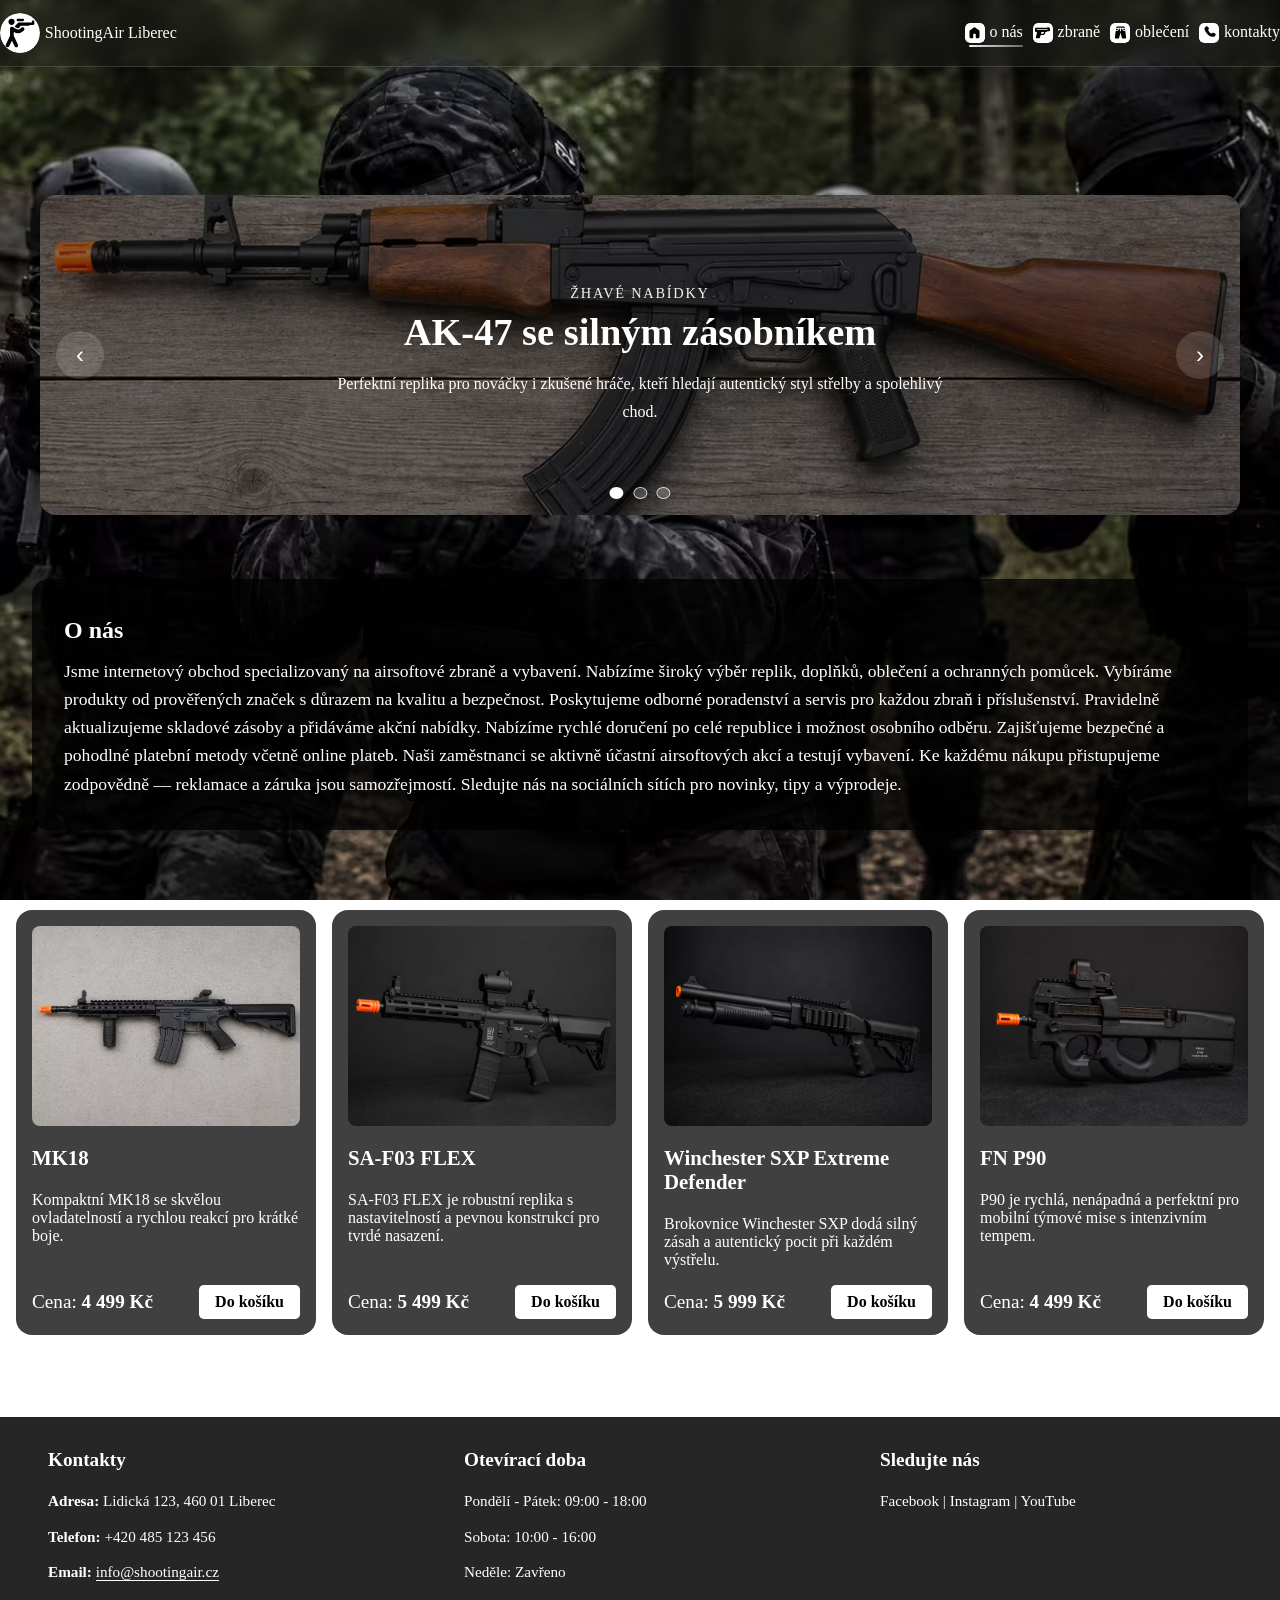
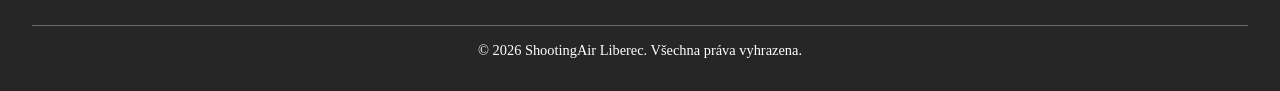
<file: index.html>
<!DOCTYPE html>
<html lang="cs">

<head>
    <meta charset="UTF-8">
    <meta name="viewport" content="width=device-width, initial-scale=1.0">
    <link rel="normalize" href="./styles/normalize.css">
    <link rel="stylesheet" href="./styles/style.css">
    <title>ShopForAirsoft</title>
</head>

<body>
    <header class="header">
        <a class="company__logoname" href="#">
            <div class="header__company_logo">
            </div>
            <p class="company__name">
                ShootingAir Liberec
            </p>
        </a>
        <nav class="nav__icons">
            <li class="nav__item nav__item--home"><a class="icon__link" href="#about">o nás</a></li>
            <li class="nav__item nav__item--weapons"><a class="icon__link" href="./weapons.html">zbraně</a></li>
            <li class="nav__item nav__item--clothing"><a class="icon__link" href="./clothing.html">oblečení</a></li>
            <li class="nav__item nav__item--contacts"><a class="icon__link" href="#contacts">kontakty</a></li>
        </nav>
    </header>
    <main>
        <div class="weapon__carousel">
            <div class="carousel__slides">
                <article class="carousel__slide active">
                    <div class="carousel__slide-content">
                        <p class="carousel__eyebrow">Žhavé nabídky</p>
                        <h2 class="carousel__title">AK-47 se silným zásobníkem</h2>
                        <p class="carousel__text">Perfektní replika pro nováčky i zkušené hráče, kteří hledají autentický styl střelby a spolehlivý chod.</p>
                    </div>
                </article>
                <article class="carousel__slide">
                    <div class="carousel__slide-content">
                        <p class="carousel__eyebrow">Výprodej</p>
                        <h2 class="carousel__title">MK18 - lehká a přesná</h2>
                        <p class="carousel__text">Kompaktní puška s hladkým spouštěním, rychlou kontrolou a moderním designem pro dynamické airsoftové operace.</p>
                    </div>
                </article>
                <article class="carousel__slide">
                    <div class="carousel__slide-content">
                        <p class="carousel__eyebrow">Nejlepší cena</p>
                        <h2 class="carousel__title">Barret MRAD pro dlouhý dosah</h2>
                        <p class="carousel__text">Samonabíjecí odstřelovač, který vyniká stabilitou a přesností na velké vzdálenosti. Ideální pro náročné hráče, kteří chtějí dominovat na hřišti.</p>
                    </div>
                </article>
            </div>
            <button class="carousel__button carousel__button--prev" type="button" aria-label="Předchozí">‹</button>
            <button class="carousel__button carousel__button--next" type="button" aria-label="Další">›</button>
            <div class="carousel__indicators">
                <button class="carousel__indicator active" type="button" aria-label="Slide 1"></button>
                <button class="carousel__indicator" type="button" aria-label="Slide 2"></button>
                <button class="carousel__indicator" type="button" aria-label="Slide 3"></button>
            </div>
        </div>
        <div class="about" id="about">
            <h2 class="about__header" id="about-heading">O nás</h2>
            <p class="about__text">Jsme internetový obchod specializovaný na airsoftové zbraně a vybavení. Nabízíme široký výběr replik, doplňků, oblečení a ochranných pomůcek. Vybíráme produkty od prověřených značek s důrazem na kvalitu a bezpečnost. Poskytujeme odborné poradenství a servis pro každou zbraň i příslušenství. Pravidelně aktualizujeme skladové zásoby a přidáváme akční nabídky. Nabízíme rychlé doručení po celé republice i možnost osobního odběru. Zajišťujeme bezpečné a pohodlné platební metody včetně online plateb. Naši zaměstnanci se aktivně účastní airsoftových akcí a testují vybavení. Ke každému nákupu přistupujeme zodpovědně — reklamace a záruka jsou samozřejmostí. Sledujte nás na sociálních sítích pro novinky, tipy a výprodeje.</p>
        </div>
        <div class="card__gallery">
            <div class="weapon__card">
                <div class="card__header">
                    <img class="card__image" src="./images/AK_Airsoft.avif" alt="AK-47 Airsoftová replika">
                </div>
                <div class="card__body">
                    <p class="card__label">AK-47</p>
                    <div class="card__description">
                        <p class="card__text">Spolehlivá AK-47 pro stabilní střelbu v každé bitvě.</p>
                    </div>
                </div>
                <div class="card__footer">
                    <p class="card__price">Cena: <strong>4 999 Kč</strong></p>
                    <a href="#" class="card__link">Do košíku</a>
                </div>
            </div>
            <div class="weapon__card">
                <div class="card__header">
                    <img class="card__image" src="./images/AR_Airsoft.avif" alt="MK18 Airsoftová replika">
                </div>
                <div class="card__body">
                    <p class="card__label">MK18</p>
                    <div class="card__description">
                        <p class="card__text">Kompaktní MK18 se skvělou ovladatelností a rychlou reakcí pro krátké boje.</p>
                    </div>
                </div>
                <div class="card__footer">
                    <p class="card__price">Cena: <strong>4 499 Kč</strong></p>
                    <a href="#" class="card__link">Do košíku</a>
                </div>
            </div>
            <div class="weapon__card">
                <div class="card__header">
                    <img class="card__image" src="./images/AR_Airsoft_BLAAAACCCKKK.avif" alt="SA-F03 FLEX Airsoftová replika">
                </div>
                <div class="card__body">
                    <p class="card__label">SA-F03 FLEX</p>
                    <div class="card__description">
                        <p class="card__text">SA-F03 FLEX je robustní replika s nastavitelností a pevnou konstrukcí pro tvrdé nasazení.</p>
                    </div>
                </div>
                <div class="card__footer">
                    <p class="card__price">Cena: <strong>5 499 Kč</strong></p>
                    <a href="#" class="card__link">Do košíku</a>
                </div>
            </div>
            <div class="weapon__card">
                <div class="card__header">
                    <img class="card__image" src="./images/brokovnice_Airsoft.avif" alt="Winchester SXP Extreme Defender Airsoftová replika">
                </div>
                <div class="card__body">
                    <p class="card__label">Winchester SXP Extreme Defender</p>
                    <div class="card__description">
                        <p class="card__text">Brokovnice Winchester SXP dodá silný zásah a autentický pocit při každém výstřelu.</p>
                    </div>
                </div>
                <div class="card__footer">
                    <p class="card__price">Cena: <strong>5 999 Kč</strong></p>
                    <a href="#" class="card__link">Do košíku</a>
                </div>
            </div>
            <div class="weapon__card">
                <div class="card__header">
                    <img class="card__image" src="./images/PPNINETY.avif" alt="FN P90 Airsoftová replika">
                </div>
                <div class="card__body">
                    <p class="card__label">FN P90</p>
                    <div class="card__description">
                        <p class="card__text">P90 je rychlá, nenápadná a perfektní pro mobilní týmové mise s intenzivním tempem.</p>
                    </div>
                </div>
                <div class="card__footer">
                    <p class="card__price">Cena: <strong>4 499 Kč</strong></p>
                    <a href="#" class="card__link">Do košíku</a>
                </div>
            </div>
            <div class="weapon__card">
                <div class="card__header">
                    <img class="card__image" src="./images/Sniper_Airsoft.avif" alt="Barret MRAD Airsoftová replika">
                </div>
                <div class="card__body">
                    <p class="card__label">Barret MRAD</p>
                    <div class="card__description">
                        <p class="card__text">Barret MRAD je přesná volba pro odstřelovače, kteří hledají dlouhý dosah, stabilitu a silný dopad.</p>
                    </div>
                </div>
                <div class="card__footer">
                    <p class="card__price">Cena: <strong>6 499 Kč</strong></p>
                    <a href="#" class="card__link">Do košíku</a>
                </div>
            </div>
        </div>
    </main>
    <script src="./slider.js"></script>
    <footer class="footer" id="contacts">
        <div class="footer__content">
            <div class="footer__section">
                <h3 class="footer__heading">Kontakty</h3>
                <p class="footer__text"><strong>Adresa:</strong> Lidická 123, 460 01 Liberec</p>
                <p class="footer__text"><strong>Telefon:</strong> +420 485 123 456</p>
                <p class="footer__text"><strong>Email:</strong> <a href="mailto:info@shootingair.cz" class="footer__link">info@shootingair.cz</a></p>
            </div>
            <div class="footer__section">
                <h3 class="footer__heading">Otevírací doba</h3>
                <p class="footer__text">Pondělí - Pátek: 09:00 - 18:00</p>
                <p class="footer__text">Sobota: 10:00 - 16:00</p>
                <p class="footer__text">Neděle: Zavřeno</p>
            </div>
            <div class="footer__section">
                <h3 class="footer__heading">Sledujte nás</h3>
                <p class="footer__text">Facebook | Instagram | YouTube</p>
            </div>
        </div>
        <div class="footer__bottom">
            <p class="footer__copyright">&copy; 2026 ShootingAir Liberec. Všechna práva vyhrazena.</p>
        </div>
    </footer>
</body>

</html>
</file>
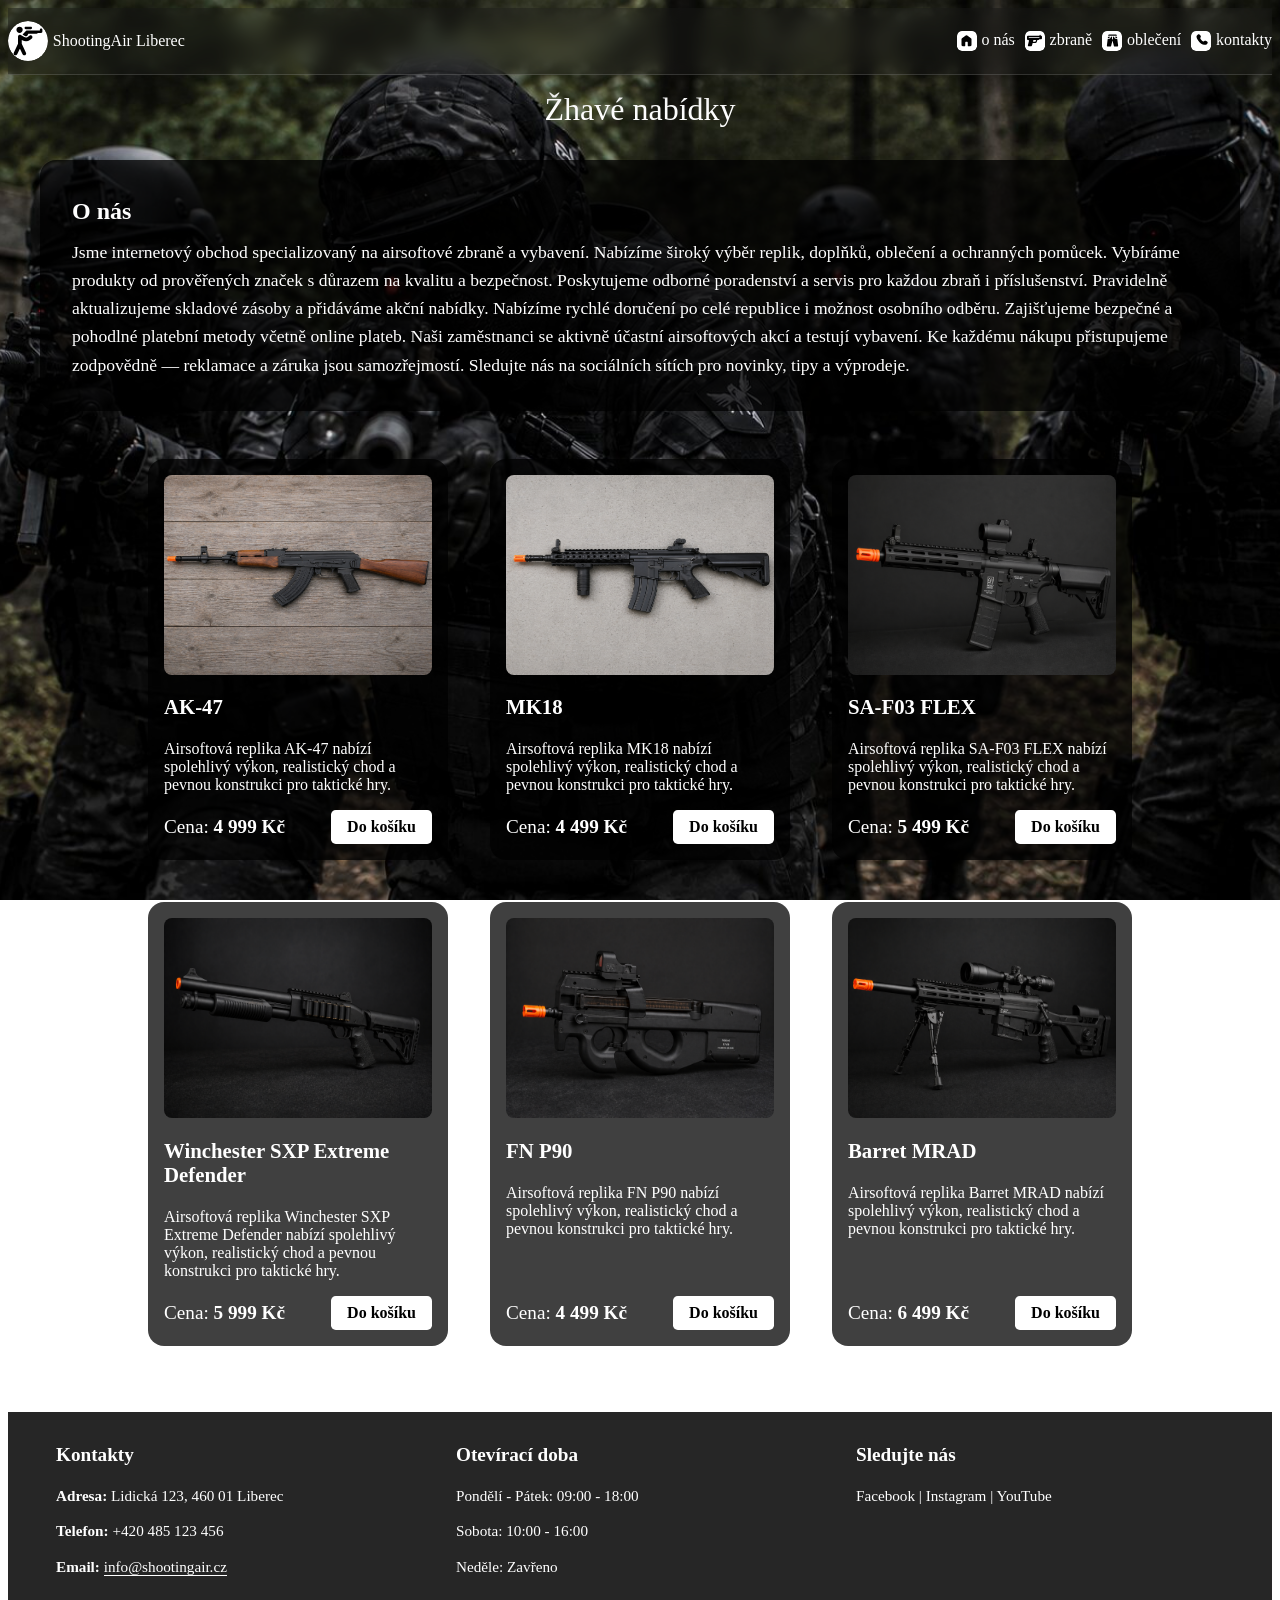
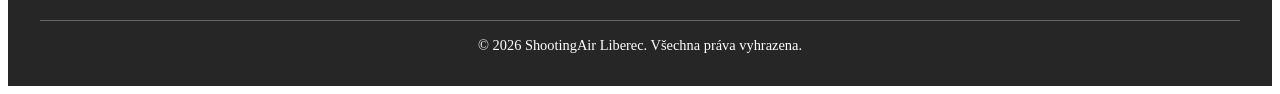
<file: Lutonsky_projekt/index.html>
<!DOCTYPE html>
<html lang="cs">

<head>
    <meta charset="UTF-8">
    <meta name="viewport" content="width=device-width, initial-scale=1.0">
    <link rel="normalize" href="./styles/normalize.css">
    <link rel="stylesheet" href="./styles/style.css">
    <title>ShopForAirsoft</title>
</head>

<body>
    <header class="header">
        <a class="company__logoname" href="#">
            <div class="header__company_logo">
            </div>
            <p class="company__name">
                ShootingAir Liberec
            </p>
        </a>
        <nav class="nav__icons">
            <li class="nav__item nav__item--home"><a class="icon__link" href="#">o nás</a></li>
            <li class="nav__item nav__item--weapons"><a class="icon__link" href="#">zbraně</a></li>
            <li class="nav__item nav__item--clothing"><a class="icon__link" href="#">oblečení</a></li>
            <li class="nav__item nav__item--contacts"><a class="icon__link" href="#">kontakty</a></li>
        </nav>
    </header>
    <main>
        <div class="weapon__carousel">
            <p class="weapon__headline">Žhavé nabídky</p>
        </div>
        <div class="about" aria-labelledby="about-heading">
            <h2 class="about__header" id="about-heading">O nás</h2>
            <p class="about__text">Jsme internetový obchod specializovaný na airsoftové zbraně a vybavení. Nabízíme široký výběr replik, doplňků, oblečení a ochranných pomůcek. Vybíráme produkty od prověřených značek s důrazem na kvalitu a bezpečnost. Poskytujeme odborné poradenství a servis pro každou zbraň i příslušenství. Pravidelně aktualizujeme skladové zásoby a přidáváme akční nabídky. Nabízíme rychlé doručení po celé republice i možnost osobního odběru. Zajišťujeme bezpečné a pohodlné platební metody včetně online plateb. Naši zaměstnanci se aktivně účastní airsoftových akcí a testují vybavení. Ke každému nákupu přistupujeme zodpovědně — reklamace a záruka jsou samozřejmostí. Sledujte nás na sociálních sítích pro novinky, tipy a výprodeje.</p>
        </div>
        <div class="card__gallery">
            <div class="weapon__card">
                <div class="card__header">
                    <img class="card__image" src="./images/AK_Airsoft.png" alt="AK-47 Airsoftová replika">
                </div>
                <div class="card__body">
                    <p class="card__label">AK-47</p>
                    <div class="card__description">
                        <p class="card__text">Airsoftová replika AK-47 nabízí spolehlivý výkon, realistický chod a pevnou konstrukci pro taktické hry.</p>
                    </div>
                </div>
                <div class="card__footer">
                    <p class="card__price">Cena: <strong>4 999 Kč</strong></p>
                    <a href="#" class="card__link">Do košíku</a>
                </div>
            </div>
            <div class="weapon__card">
                <div class="card__header">
                    <img class="card__image" src="./images/AR_Airsoft.png" alt="MK18 Airsoftová replika">
                </div>
                <div class="card__body">
                    <p class="card__label">MK18</p>
                    <div class="card__description">
                        <p class="card__text">Airsoftová replika MK18 nabízí spolehlivý výkon, realistický chod a pevnou konstrukci pro taktické hry.</p>
                    </div>
                </div>
                <div class="card__footer">
                    <p class="card__price">Cena: <strong>4 499 Kč</strong></p>
                    <a href="#" class="card__link">Do košíku</a>
                </div>
            </div>
            <div class="weapon__card">
                <div class="card__header">
                    <img class="card__image" src="./images/AR_Airsoft_BLAAAACCCKKK.png" alt="SA-F03 FLEX Airsoftová replika">
                </div>
                <div class="card__body">
                    <p class="card__label">SA-F03 FLEX</p>
                    <div class="card__description">
                        <p class="card__text">Airsoftová replika SA-F03 FLEX nabízí spolehlivý výkon, realistický chod a pevnou konstrukci pro taktické hry.</p>
                    </div>
                </div>
                <div class="card__footer">
                    <p class="card__price">Cena: <strong>5 499 Kč</strong></p>
                    <a href="#" class="card__link">Do košíku</a>
                </div>
            </div>
            <div class="weapon__card">
                <div class="card__header">
                    <img class="card__image" src="./images/brokovnice_Airsoft.png" alt="Winchester SXP Extreme Defender Airsoftová replika">
                </div>
                <div class="card__body">
                    <p class="card__label">Winchester SXP Extreme Defender</p>
                    <div class="card__description">
                        <p class="card__text">Airsoftová replika Winchester SXP Extreme Defender nabízí spolehlivý výkon, realistický chod a pevnou konstrukci pro taktické hry.</p>
                    </div>
                </div>
                <div class="card__footer">
                    <p class="card__price">Cena: <strong>5 999 Kč</strong></p>
                    <a href="#" class="card__link">Do košíku</a>
                </div>
            </div>
            <div class="weapon__card">
                <div class="card__header">
                    <img class="card__image" src="./images/PPNINETY.png" alt="FN P90 Airsoftová replika">
                </div>
                <div class="card__body">
                    <p class="card__label">FN P90</p>
                    <div class="card__description">
                        <p class="card__text">Airsoftová replika FN P90 nabízí spolehlivý výkon, realistický chod a pevnou konstrukci pro taktické hry.</p>
                    </div>
                </div>
                <div class="card__footer">
                    <p class="card__price">Cena: <strong>4 499 Kč</strong></p>
                    <a href="#" class="card__link">Do košíku</a>
                </div>
            </div>
            <div class="weapon__card">
                <div class="card__header">
                    <img class="card__image" src="./images/Sniper_Airsoft.png" alt="Barret MRAD Airsoftová replika">
                </div>
                <div class="card__body">
                    <p class="card__label">Barret MRAD</p>
                    <div class="card__description">
                        <p class="card__text">Airsoftová replika Barret MRAD nabízí spolehlivý výkon, realistický chod a pevnou konstrukci pro taktické hry.</p>
                    </div>
                </div>
                <div class="card__footer">
                    <p class="card__price">Cena: <strong>6 499 Kč</strong></p>
                    <a href="#" class="card__link">Do košíku</a>
                </div>
            </div>
        </div>
    </main>
    <footer class="footer">
        <div class="footer__content">
            <div class="footer__section">
                <h3 class="footer__heading">Kontakty</h3>
                <p class="footer__text"><strong>Adresa:</strong> Lidická 123, 460 01 Liberec</p>
                <p class="footer__text"><strong>Telefon:</strong> +420 485 123 456</p>
                <p class="footer__text"><strong>Email:</strong> <a href="mailto:info@shootingair.cz" class="footer__link">info@shootingair.cz</a></p>
            </div>
            <div class="footer__section">
                <h3 class="footer__heading">Otevírací doba</h3>
                <p class="footer__text">Pondělí - Pátek: 09:00 - 18:00</p>
                <p class="footer__text">Sobota: 10:00 - 16:00</p>
                <p class="footer__text">Neděle: Zavřeno</p>
            </div>
            <div class="footer__section">
                <h3 class="footer__heading">Sledujte nás</h3>
                <p class="footer__text">Facebook | Instagram | YouTube</p>
            </div>
        </div>
        <div class="footer__bottom">
            <p class="footer__copyright">&copy; 2026 ShootingAir Liberec. Všechna práva vyhrazena.</p>
        </div>
    </footer>
</body>

</html>
</file>
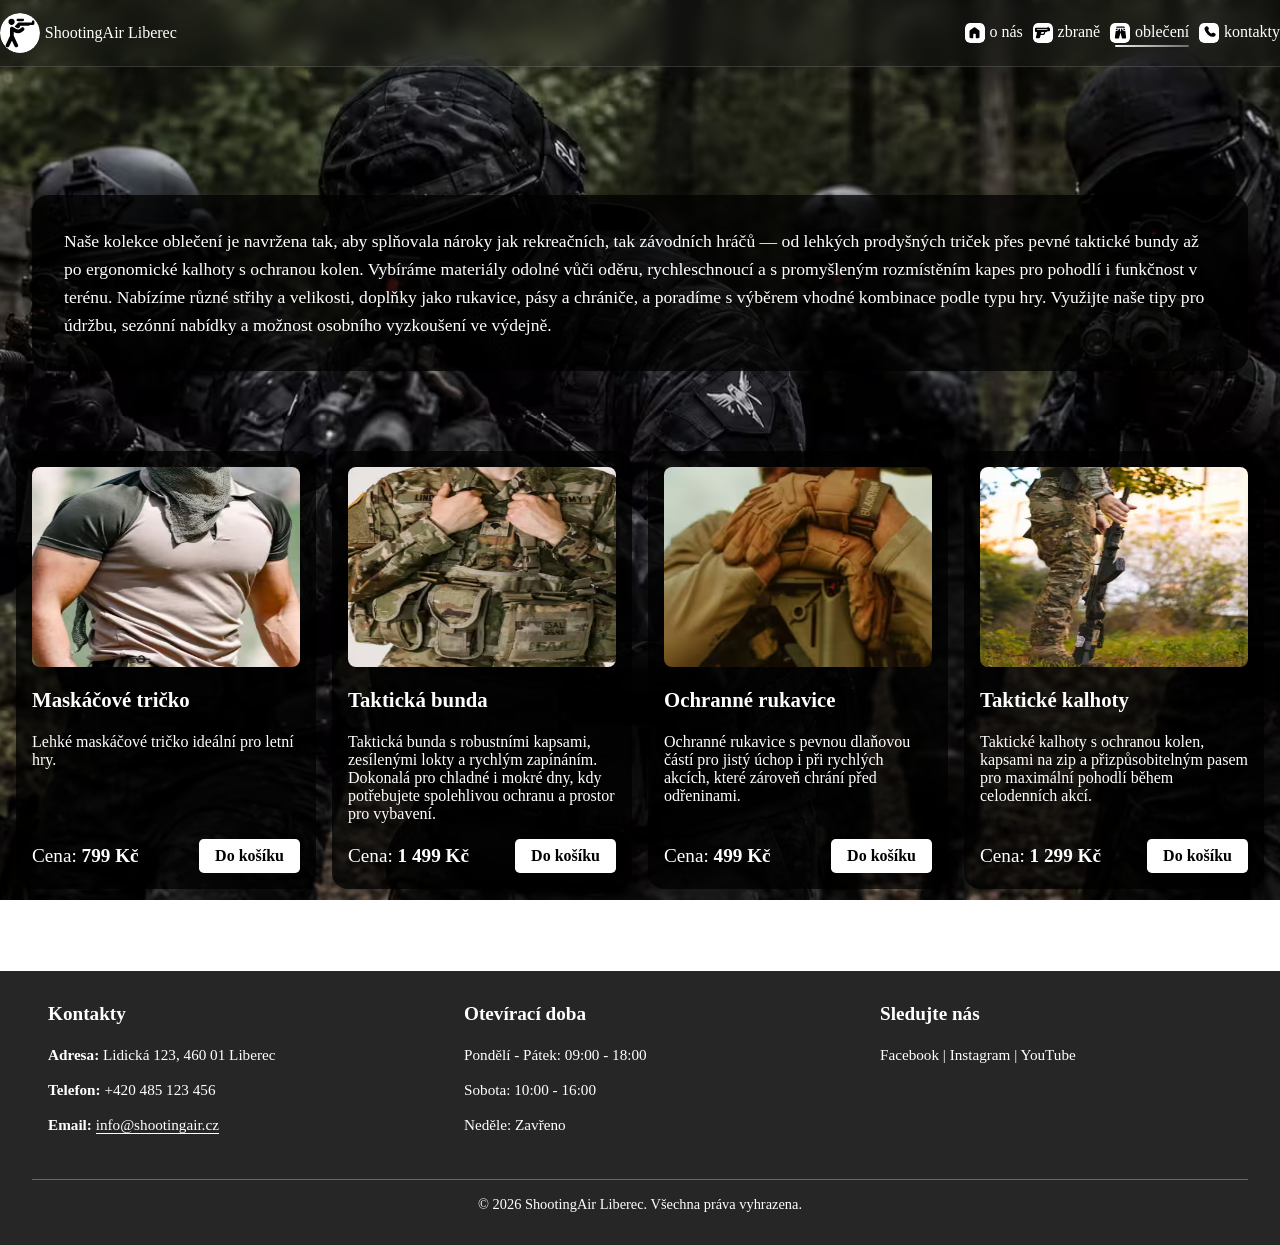
<file: clothing.html>
<!DOCTYPE html>
<html lang="cs">

<head>
    <meta charset="UTF-8">
    <meta name="viewport" content="width=device-width, initial-scale=1.0">
    <link rel="normalize" href="./styles/normalize.css">
    <link rel="stylesheet" href="./styles/style.css">
    <title>ShopForAirsoft - Oblečení</title>
</head>

<body>
    <header class="header">
        <a class="company__logoname" href="./index.html">
            <div class="header__company_logo"></div>
            <p class="company__name">ShootingAir Liberec</p>
        </a>
        <nav class="nav__icons">
            <li class="nav__item nav__item--home"><a class="icon__link" href="./index.html#about">o nás</a></li>
            <li class="nav__item nav__item--weapons"><a class="icon__link" href="./weapons.html">zbraně</a></li>
            <li class="nav__item nav__item--clothing"><a class="icon__link" href="./clothing.html">oblečení</a></li>
            <li class="nav__item nav__item--contacts"><a class="icon__link" href="#contacts">kontakty</a></li>
        </nav>
    </header>

    <main>
        <div class="about">
            <p class="about__text">Naše kolekce oblečení je navržena tak, aby splňovala nároky jak rekreačních, tak závodních hráčů — od lehkých prodyšných triček přes pevné taktické bundy až po ergonomické kalhoty s ochranou kolen. Vybíráme materiály odolné vůči oděru, rychleschnoucí a s promyšleným rozmístěním kapes pro pohodlí i funkčnost v terénu. Nabízíme různé střihy a velikosti, doplňky jako rukavice, pásy a chrániče, a poradíme s výběrem vhodné kombinace podle typu hry. Využijte naše tipy pro údržbu, sezónní nabídky a možnost osobního vyzkoušení ve výdejně.</p>
        </div>
        <div class="card__gallery">
            <div class="weapon__card">
                <div class="card__header">
                    <img class="card__image" src="./images/Tshirt.avif" alt="Maskáčové tričko">
                </div>
                <div class="card__body">
                    <p class="card__label">Maskáčové tričko</p>
                    <div class="card__description">
                        <p class="card__text">Lehké maskáčové tričko ideální pro letní hry.</p>
                    </div>
                </div>
                <div class="card__footer">
                    <p class="card__price">Cena: <strong>799 Kč</strong></p>
                    <a href="#" class="card__link">Do košíku</a>
                </div>
            </div>

            <div class="weapon__card">
                <div class="card__header">
                    <img class="card__image" src="./images/Jacket.avif" alt="Taktická bunda">
                </div>
                <div class="card__body">
                    <p class="card__label">Taktická bunda</p>
                    <div class="card__description">
                        <p class="card__text">Taktická bunda s robustními kapsami, zesílenými lokty a rychlým zapínáním. Dokonalá pro chladné i mokré dny, kdy potřebujete spolehlivou ochranu a prostor pro vybavení.</p>
                    </div>
                </div>
                <div class="card__footer">
                    <p class="card__price">Cena: <strong>1 499 Kč</strong></p>
                    <a href="#" class="card__link">Do košíku</a>
                </div>
            </div>

            <div class="weapon__card">
                <div class="card__header">
                    <img class="card__image" src="./images/Gloves.avif" alt="Ochranné rukavice">
                </div>
                <div class="card__body">
                    <p class="card__label">Ochranné rukavice</p>
                    <div class="card__description">
                        <p class="card__text">Ochranné rukavice s pevnou dlaňovou částí pro jistý úchop i při rychlých akcích, které zároveň chrání před odřeninami.</p>
                    </div>
                </div>
                <div class="card__footer">
                    <p class="card__price">Cena: <strong>499 Kč</strong></p>
                    <a href="#" class="card__link">Do košíku</a>
                </div>
            </div>

            <div class="weapon__card">
                <div class="card__header">
                    <img class="card__image" src="./images/Pants.avif" alt="Taktické kalhoty">
                </div>
                <div class="card__body">
                    <p class="card__label">Taktické kalhoty</p>
                    <div class="card__description">
                        <p class="card__text">Taktické kalhoty s ochranou kolen, kapsami na zip a přizpůsobitelným pasem pro maximální pohodlí během celodenních akcí.</p>
                    </div>
                </div>
                <div class="card__footer">
                    <p class="card__price">Cena: <strong>1 299 Kč</strong></p>
                    <a href="#" class="card__link">Do košíku</a>
                </div>
            </div>
        </div>
    </main>
    <script src="./slider.js"></script>

    <footer class="footer" id="contacts">
        <div class="footer__content">
            <div class="footer__section">
                <h3 class="footer__heading">Kontakty</h3>
                <p class="footer__text"><strong>Adresa:</strong> Lidická 123, 460 01 Liberec</p>
                <p class="footer__text"><strong>Telefon:</strong> +420 485 123 456</p>
                <p class="footer__text"><strong>Email:</strong> <a href="mailto:info@shootingair.cz" class="footer__link">info@shootingair.cz</a></p>
            </div>
            <div class="footer__section">
                <h3 class="footer__heading">Otevírací doba</h3>
                <p class="footer__text">Pondělí - Pátek: 09:00 - 18:00</p>
                <p class="footer__text">Sobota: 10:00 - 16:00</p>
                <p class="footer__text">Neděle: Zavřeno</p>
            </div>
            <div class="footer__section">
                <h3 class="footer__heading">Sledujte nás</h3>
                <p class="footer__text">Facebook | Instagram | YouTube</p>
            </div>
        </div>
        <div class="footer__bottom">
            <p class="footer__copyright">&copy; 2026 ShootingAir Liberec. Všechna práva vyhrazena.</p>
        </div>
    </footer>
</body>

</html>
</file>
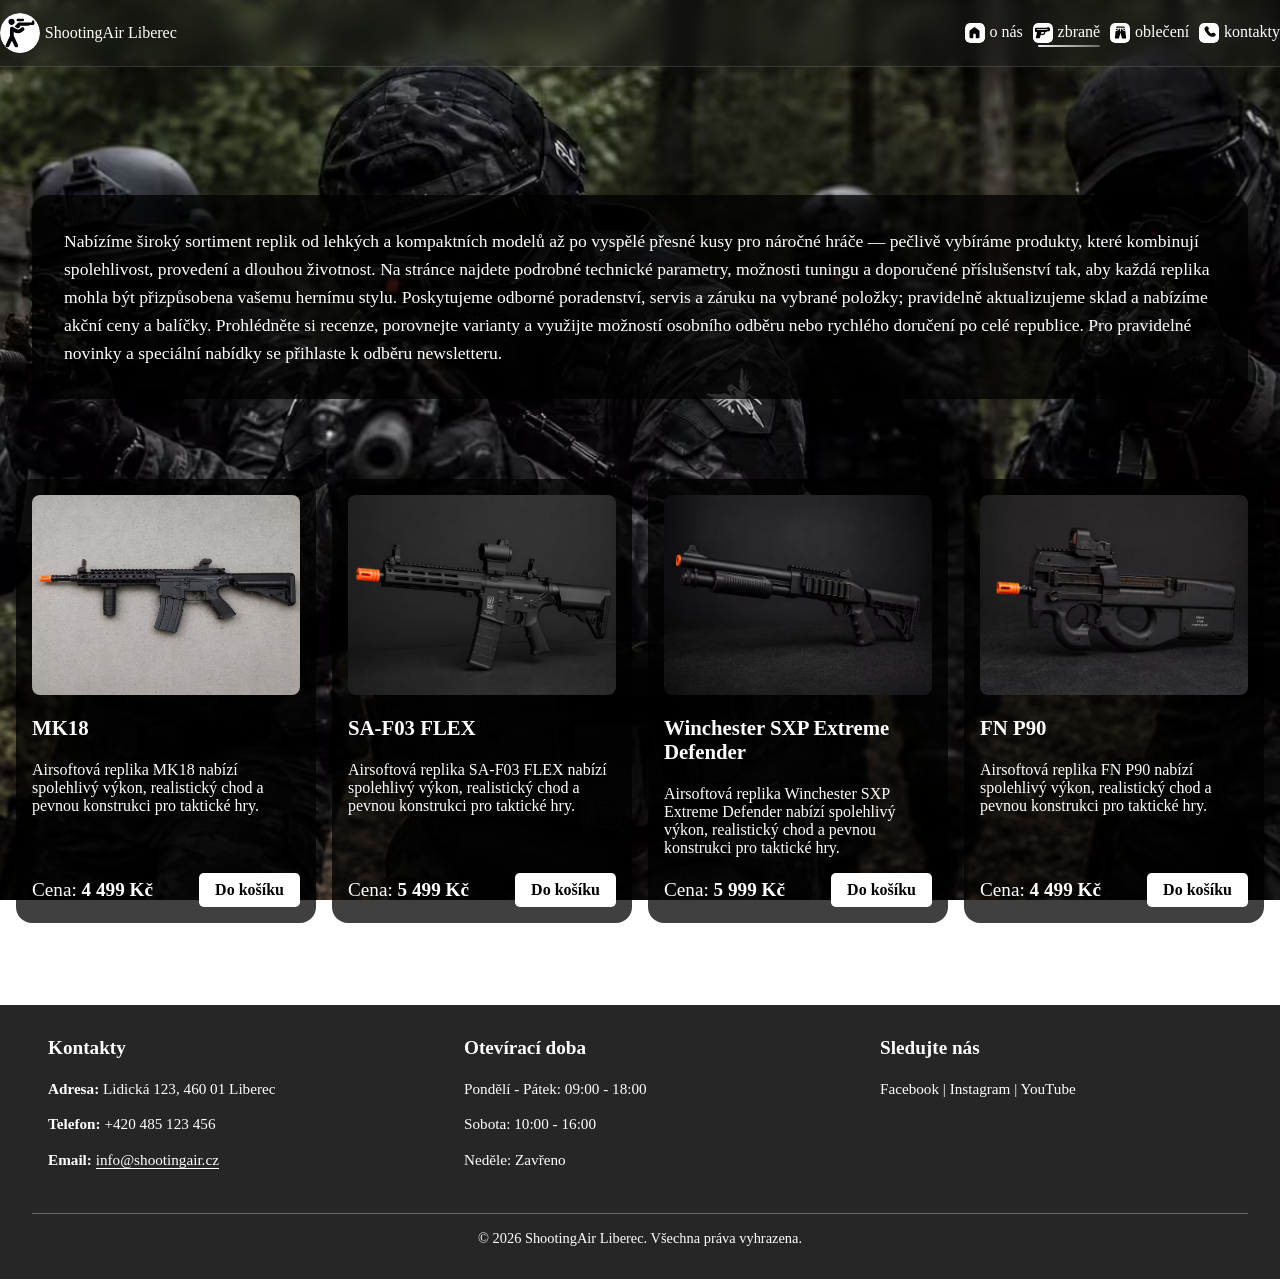
<file: weapons.html>
<!DOCTYPE html>
<html lang="cs">

<head>
    <meta charset="UTF-8">
    <meta name="viewport" content="width=device-width, initial-scale=1.0">
    <link rel="normalize" href="./styles/normalize.css">
    <link rel="stylesheet" href="./styles/style.css">
    <title>ShopForAirsoft - Zbraně</title>
</head>

<body>
    <header class="header">
        <a class="company__logoname" href="./index.html">
            <div class="header__company_logo"></div>
            <p class="company__name">ShootingAir Liberec</p>
        </a>
        <nav class="nav__icons">
            <li class="nav__item nav__item--home"><a class="icon__link" href="./index.html#about">o nás</a></li>
            <li class="nav__item nav__item--weapons"><a class="icon__link" href="./weapons.html">zbraně</a></li>
            <li class="nav__item nav__item--clothing"><a class="icon__link" href="./clothing.html">oblečení</a></li>
            <li class="nav__item nav__item--contacts"><a class="icon__link" href="./index.html#contacts">kontakty</a></li>
        </nav>
    </header>

    <main>
        <div class="about">
            <p class="about__text">Nabízíme široký sortiment replik od lehkých a kompaktních modelů až po vyspělé přesné kusy pro náročné hráče — pečlivě vybíráme produkty, které kombinují spolehlivost, provedení a dlouhou životnost. Na stránce najdete podrobné technické parametry, možnosti tuningu a doporučené příslušenství tak, aby každá replika mohla být přizpůsobena vašemu hernímu stylu. Poskytujeme odborné poradenství, servis a záruku na vybrané položky; pravidelně aktualizujeme sklad a nabízíme akční ceny a balíčky. Prohlédněte si recenze, porovnejte varianty a využijte možností osobního odběru nebo rychlého doručení po celé republice. Pro pravidelné novinky a speciální nabídky se přihlaste k odběru newsletteru.</p>
        </div>
        <div class="card__gallery">
            <div class="weapon__card">
                <div class="card__header">
                    <img class="card__image" src="./images/AK_Airsoft.avif" alt="AK-47 Airsoftová replika">
                </div>
                <div class="card__body">
                    <p class="card__label">AK-47</p>
                    <div class="card__description">
                        <p class="card__text">Airsoftová replika AK-47 nabízí spolehlivý výkon, realistický chod a pevnou konstrukci pro taktické hry.</p>
                    </div>
                </div>
                <div class="card__footer">
                    <p class="card__price">Cena: <strong>4 999 Kč</strong></p>
                    <a href="#" class="card__link">Do košíku</a>
                </div>
            </div>

            <div class="weapon__card">
                <div class="card__header">
                    <img class="card__image" src="./images/AR_Airsoft.avif" alt="MK18 Airsoftová replika">
                </div>
                <div class="card__body">
                    <p class="card__label">MK18</p>
                    <div class="card__description">
                        <p class="card__text">Airsoftová replika MK18 nabízí spolehlivý výkon, realistický chod a pevnou konstrukci pro taktické hry.</p>
                    </div>
                </div>
                <div class="card__footer">
                    <p class="card__price">Cena: <strong>4 499 Kč</strong></p>
                    <a href="#" class="card__link">Do košíku</a>
                </div>
            </div>

            <div class="weapon__card">
                <div class="card__header">
                    <img class="card__image" src="./images/AR_Airsoft_BLAAAACCCKKK.avif" alt="SA-F03 FLEX Airsoftová replika">
                </div>
                <div class="card__body">
                    <p class="card__label">SA-F03 FLEX</p>
                    <div class="card__description">
                        <p class="card__text">Airsoftová replika SA-F03 FLEX nabízí spolehlivý výkon, realistický chod a pevnou konstrukci pro taktické hry.</p>
                    </div>
                </div>
                <div class="card__footer">
                    <p class="card__price">Cena: <strong>5 499 Kč</strong></p>
                    <a href="#" class="card__link">Do košíku</a>
                </div>
            </div>

            <div class="weapon__card">
                <div class="card__header">
                    <img class="card__image" src="./images/brokovnice_Airsoft.avif" alt="Winchester SXP Extreme Defender Airsoftová replika">
                </div>
                <div class="card__body">
                    <p class="card__label">Winchester SXP Extreme Defender</p>
                    <div class="card__description">
                        <p class="card__text">Airsoftová replika Winchester SXP Extreme Defender nabízí spolehlivý výkon, realistický chod a pevnou konstrukci pro taktické hry.</p>
                    </div>
                </div>
                <div class="card__footer">
                    <p class="card__price">Cena: <strong>5 999 Kč</strong></p>
                    <a href="#" class="card__link">Do košíku</a>
                </div>
            </div>

            <div class="weapon__card">
                <div class="card__header">
                    <img class="card__image" src="./images/PPNINETY.avif" alt="FN P90 Airsoftová replika">
                </div>
                <div class="card__body">
                    <p class="card__label">FN P90</p>
                    <div class="card__description">
                        <p class="card__text">Airsoftová replika FN P90 nabízí spolehlivý výkon, realistický chod a pevnou konstrukci pro taktické hry.</p>
                    </div>
                </div>
                <div class="card__footer">
                    <p class="card__price">Cena: <strong>4 499 Kč</strong></p>
                    <a href="#" class="card__link">Do košíku</a>
                </div>
            </div>

            <div class="weapon__card">
                <div class="card__header">
                    <img class="card__image" src="./images/Sniper_Airsoft.avif" alt="Barret MRAD Airsoftová replika">
                </div>
                <div class="card__body">
                    <p class="card__label">Barret MRAD</p>
                    <div class="card__description">
                        <p class="card__text">Airsoftová replika Barret MRAD nabízí spolehlivý výkon, realistický chod a pevnou konstrukci pro taktické hry.</p>
                    </div>
                </div>
                <div class="card__footer">
                    <p class="card__price">Cena: <strong>6 499 Kč</strong></p>
                    <a href="#" class="card__link">Do košíku</a>
                </div>
            </div>
        </div>
    </main>
    <script src="./slider.js"></script>

    <footer class="footer" id="contacts">
        <div class="footer__content">
            <div class="footer__section">
                <h3 class="footer__heading">Kontakty</h3>
                <p class="footer__text"><strong>Adresa:</strong> Lidická 123, 460 01 Liberec</p>
                <p class="footer__text"><strong>Telefon:</strong> +420 485 123 456</p>
                <p class="footer__text"><strong>Email:</strong> <a href="mailto:info@shootingair.cz" class="footer__link">info@shootingair.cz</a></p>
            </div>
            <div class="footer__section">
                <h3 class="footer__heading">Otevírací doba</h3>
                <p class="footer__text">Pondělí - Pátek: 09:00 - 18:00</p>
                <p class="footer__text">Sobota: 10:00 - 16:00</p>
                <p class="footer__text">Neděle: Zavřeno</p>
            </div>
            <div class="footer__section">
                <h3 class="footer__heading">Sledujte nás</h3>
                <p class="footer__text">Facebook | Instagram | YouTube</p>
            </div>
        </div>
        <div class="footer__bottom">
            <p class="footer__copyright">&copy; 2026 ShootingAir Liberec. Všechna práva vyhrazena.</p>
        </div>
    </footer>
</body>

</html>
</file>
<file: styles/style.css>
:root{
    --site-header-height: 64px;
}

html{
    height: 100%;
    color: white;
    font-family:Cambria, Cochin, Georgia, Times, 'Times New Roman', serif;
}

body{
    margin: 0;
    min-height: 100vh;
    display: flex;
    flex-direction: column;
    background-image: url(../images/Soldiers.avif);
    background-repeat: no-repeat;
    background-size: cover;
    background-attachment: fixed;
    background-position: center;
}

main{
    flex: 1 1 auto;
    padding-top: var(--site-header-height);
    box-sizing: border-box;
}

p{
    display: inline-block;
    padding: 0;
    margin: 0;
}

.header{
    display: flex;
    justify-content: space-between;
    align-items: center;
    position: sticky;
    top: 0;
    left: 0;
    right: 0;
    width: 100%;
    padding: 0.8rem 0;
    min-height: var(--site-header-height);
    background-color: rgba(20, 20, 20, 0.4);
    backdrop-filter: blur(10px);
    -webkit-backdrop-filter: blur(10px);
    border-bottom: 1px solid rgba(255, 255, 255, 0.14);
    box-shadow: 0 10px 30px rgba(0, 0, 0, 0.3);
    box-sizing: border-box;
    z-index: 999;
}

.company__logoname{
    display: flex;
    padding: 0;
    margin: 0;
    text-decoration: none;
    color: white;;
}

.header__company_logo{
    display: block;
    flex-shrink: 0;
    aspect-ratio: 1/1;
    height: 40px;
    box-sizing: border-box;
    border-radius: 100%;
    overflow: hidden;
    background-color: white;
    background-image: url(../images/favicon_shooter.svg);
    background-size: 76%;
    background-position: center;
    background-repeat: no-repeat;
    background-clip: padding-box;
    background-origin: padding-box;
    border: hidden 10px;
}

.company__name{
    display: inline-block;
    text-decoration: none;
    align-content: center;
    padding: 0em 0em 0em 0.3em;
}

.nav__icons{
    display: flex;
    flex-wrap: wrap;
    gap: 10px;
    justify-content: flex-start;
    align-items: center;
    margin-left: 1.5em;
}

.nav__item{
   list-style-type: none;
   display: flex;
   position: relative;
}

.nav__item::after{
    content: "";
    position: absolute;
    left: 0.3em;
    right: 0;
    bottom: -4px;
    height: 2px;
    border-radius: 999px;
    background: linear-gradient(90deg, rgba(255,255,255,0.95), rgba(255,255,255,0.35));
    transform: scaleX(0);
    transform-origin: left;
    opacity: 0;
    transition: transform 0.35s ease, opacity 0.35s ease;
}

.nav__item--active::after,
.nav__item:hover::after{
    transform: scaleX(1);
    opacity: 1;
}

.nav__item--active .icon__link,
.nav__item:hover .icon__link{
    color: #fff;
    text-shadow: 0 0 10px rgba(255,255,255,0.18);
}

.nav__item::before{
    content: "";
    display: block;
    width: 20px;
    height: 20px;
    box-sizing: border-box;
    border-radius: 0.3em ;
    overflow: hidden;
    background-size: 76%;
    background-position: center;
    background-color: white;
    background-repeat: no-repeat;
    background-clip: padding-box;
    background-origin: padding-box;
    border: hidden 10px;
}

.nav__item--home::before{
    background-image: url(../images/favicon_home.svg);
}

.nav__item--weapons::before{
    background-image: url(../images/favicon_gun.svg);
}

.nav__item--clothing::before{
    background-image: url(../images/favicon_pants.svg);
}

.nav__item--contacts::before{
    background-image: url(../images/favicon_phone.svg);
}

.icon__link{
    display: inline-block;
    text-decoration: none;
    color: white;
    padding: 0em 0em 0em 0.3em;
    transition: color 0.25s ease, text-shadow 0.25s ease;
}

.weapon__headline{
    display: block;
    text-align: center;
    font-size: 2em;
    margin: 0.5em 0;
}

.weapon__carousel{
    position: relative;
    overflow: hidden;
    max-width: 1200px;
    margin: var(--site-header-height) auto var(--site-header-height);
    border-radius: 1rem;
    min-height: 320px;
    background-color: rgba(0, 0, 0, 0.65);
}

.carousel__slides{
    position: relative;
    width: 100%;
    min-height: 320px;
}

.carousel__slide{
    position: absolute;
    inset: 0;
    display: flex;
    align-items: center;
    justify-content: center;
    text-align: center;
    opacity: 0;
    transform: scale(0.98);
    transition: opacity 0.5s ease, transform 0.5s ease;
    padding: 2rem;
    box-sizing: border-box;
}

.carousel__slide.active{
    opacity: 1;
    transform: scale(1);
}

.carousel__slide::before{
    content: "";
    position: absolute;
    inset: 0;
    background-size: cover;
    background-position: center;
    filter: brightness(0.55);
    z-index: 0;
}

.carousel__slide:nth-child(1)::before{background-image: url(../images/AK_Airsoft.avif);}
.carousel__slide:nth-child(2)::before{background-image: url(../images/AR_Airsoft.avif);}
.carousel__slide:nth-child(3)::before{background-image: url(../images/Sniper_Airsoft.avif);}

.carousel__slide-content{
    position: relative;
    z-index: 1;
    max-width: 900px;
    margin: 0 auto;
    color: white;
}

.carousel__eyebrow{
    margin: 0 0 0.5rem;
    color: #f3f3f3;
    letter-spacing: 0.12em;
    text-transform: uppercase;
    font-size: 0.9rem;
}

.carousel__title{
    margin: 0;
    font-size: clamp(2rem, 3vw, 3.2rem);
}

.carousel__text{
    margin: 1rem auto 0;
    font-size: 1rem;
    line-height: 1.7;
    max-width: 640px;
}

.carousel__button{
    position: absolute;
    top: 50%;
    transform: translateY(-50%);
    border: none;
    background: rgba(255, 255, 255, 0.14);
    color: white;
    width: 48px;
    height: 48px;
    border-radius: 50%;
    cursor: pointer;
    display: grid;
    place-items: center;
    font-size: 1.5rem;
    transition: background 0.2s ease, transform 0.2s ease;
    z-index: 2;
}

.carousel__button:hover{
    background: rgba(255, 255, 255, 0.28);
    transform: translateY(-50%) scale(1.05);
}

.carousel__button--prev{left: 1rem;}
.carousel__button--next{right: 1rem;}

.carousel__indicators{
    position: absolute;
    left: 50%;
    bottom: 1rem;
    transform: translateX(-50%);
    display: flex;
    gap: 0.6rem;
    z-index: 2;
}

.carousel__indicator{
    width: 12px;
    height: 12px;
    border-radius: 50%;
    border: 1px solid rgba(255,255,255,0.75);
    background: rgba(255,255,255,0.2);
    cursor: pointer;
}

.carousel__indicator.active{
    background: white;
}

@media (max-width: 768px){
    .weapon__carousel{min-height: 260px;}
    .carousel__button{width: 40px; height: 40px;}
}

.about{
    padding: 2rem;
    max-width: 1950px;
    margin: var(--site-header-height) 2rem;
    background-color: rgba(0, 0, 0, 0.75);
    border-radius: 1rem;
    line-height: 1.6;
    scroll-margin-top: var(--site-header-height);
}

.about__header{
    margin-top: 0;
    margin-bottom: 0.5rem;
    font-size: 1.5rem;
}

.about__text{
    font-size: 1.1rem;
}

.card__gallery{
    display: flex;
    flex-wrap: nowrap;
    overflow-x: auto;
    -webkit-overflow-scrolling: touch;
    gap: 1rem;
    padding: 1rem;
    scroll-behavior: smooth;
    margin-top: var(--site-header-height);
    margin-bottom: var(--site-header-height);
}

/* Themed scrollbar for card galleries */
.card__gallery::-webkit-scrollbar{
    height: 12px;
}
.card__gallery::-webkit-scrollbar-track{
    background: rgba(255,255,255,0.03);
    border-radius: 8px;
}
.card__gallery::-webkit-scrollbar-thumb{
    background: linear-gradient(90deg, rgba(255,255,255,0.08), rgba(255,255,255,0.18));
    border-radius: 8px;
    border: 2px solid rgba(0,0,0,0.1);
}

/* Firefox */
.card__gallery{
    scrollbar-color: rgba(255,255,255,0.18) rgba(255,255,255,0.03);
    scrollbar-width: thin;
}

@media (min-width: 900px){
    .card__gallery{
        justify-content: center;
        max-width: 1200px;
        margin: var(--site-header-height) auto;
        padding-left: 2rem;
        padding-right: 2rem;
    }
}

.weapon__card{
    display: flex;
    flex-direction: column;
    width: 300px;
    max-height: 600px;
    margin: 0;
    flex: 0 0 300px;
    background-color: rgba(0, 0, 0, 0.75);
    border-radius: 1rem;
    padding: 1rem;
    box-sizing: border-box;
}

.card__header{
    width: 100%;
    height: 200px;
}

.card__image{
    display: block;
    width: 100%;
    height: 100%;
    border-radius: 0.5rem;
    margin-bottom: 0.5rem;
}

.card__label{
    font-size: 1.3em;
    font-weight: bold;
    margin: 1em 0;
}

.card__description{
    font-size: 1em;
    margin-bottom: 1em;
}

.card__footer{
    display: flex;
    align-items: center;
    justify-content: space-between;
    gap: 1rem;
    margin-top: auto;
}

.card__price{
    font-size: 1.2em;
    padding: 0;
    margin: 0;
}

.card__link{
    display: inline-block;
    background-color: white;
    color: black;
    text-decoration: none;
    border-radius: 0.3em;
    font-weight: bold;
    padding: 0.5rem 1rem;
    margin-left: auto;
    transition: transform 0.2s ease, background-color 0.2s ease, color 0.2s ease, box-shadow 0.2s ease;
}

.card__link:hover{
    background-color: #f1f1f1;
    color: #111;
    transform: translateY(-2px);
    box-shadow: 0 10px 20px rgba(0, 0, 0, 0.25);
}

.footer{
    background-color: rgba(0, 0, 0, 0.85);
    color: white;
    padding: 2rem;
    margin-top: 0;
    border-top: 2px solid white;
}

.footer__content{
    display: flex;
    flex-wrap: wrap;
    justify-content: space-around;
    width: 100%;
    margin: 0;
    gap: 2rem;
    padding: 0 1rem;
}

.footer__section{
    flex: 1;
    min-width: 250px;
}

.footer__heading{
    font-size: 1.2em;
    font-weight: bold;
    margin-bottom: 1rem;
    margin-top: 0;
}

.footer__text{
    font-size: 0.95em;
    line-height: 1.8;
    margin: 0.5rem 0;
    display: block;
}

.footer__link{
    color: white;
    text-decoration: none;
    border-bottom: 1px solid white;
}

.footer__link:hover{
    color: #ccc;
}

.footer__bottom{
    text-align: center;
    margin-top: 2rem;
    padding-top: 1rem;
    border-top: 1px solid rgba(255, 255, 255, 0.3);
}

.footer__copyright{
    font-size: 0.9em;
    display: block;
    margin: 0;
}
</file>
<file: Lutonsky_projekt/styles/style.css>
html{
    color: white;
    font-family:Cambria, Cochin, Georgia, Times, 'Times New Roman', serif;
}

body{
    background-image: url(../images/Soldiers.jpg);
    background-repeat: no-repeat;
    background-size: cover;
    background-attachment: fixed;
    background-position: center;
}

p{
    display: inline-block;
    padding: 0;
    margin: 0;
}

.header{
    display: flex;
    justify-content: space-between;
    align-items: center;
    position: sticky;
    top: 0;
    left: 0;
    right: 0;
    width: 100%;
    padding: 0.8rem 0;
    background-color: rgba(20, 20, 20, 0.4);
    backdrop-filter: blur(10px);
    -webkit-backdrop-filter: blur(10px);
    border-bottom: 1px solid rgba(255, 255, 255, 0.14);
    box-shadow: 0 10px 30px rgba(0, 0, 0, 0.3);
    box-sizing: border-box;
}

.company__logoname{
    display: flex;
    padding: 0;
    margin: 0;
    text-decoration: none;
    color: white;;
}

.header__company_logo{
    display: block;
    flex-shrink: 0;
    aspect-ratio: 1/1;
    height: 40px;
    box-sizing: border-box;
    border-radius: 100%;
    overflow: hidden;
    background-color: white;
    background-image: url(../images/favicon_shooter.svg);
    background-size: 76%;
    background-position: center;
    background-repeat: no-repeat;
    background-clip: padding-box;
    background-origin: padding-box;
    border: hidden 10px;
}

.company__name{
    display: inline-block;
    text-decoration: none;
    align-content: center;
    padding: 0em 0em 0em 0.3em;
}

.nav__icons{
    display: flex;
    flex-wrap: wrap;
    gap: 10px;
    justify-content: flex-start;
    align-items: center;
    margin-left: 1.5em;
}

.nav__item{
   list-style-type: none;
   display: flex;
}

.nav__item::before{
    content: "";
    display: block;
    width: 20px;
    height: 20px;
    box-sizing: border-box;
    border-radius: 0.3em ;
    overflow: hidden;
    background-size: 76%;
    background-position: center;
    background-color: white;
    background-repeat: no-repeat;
    background-clip: padding-box;
    background-origin: padding-box;
    border: hidden 10px;
}

.nav__item--home::before{
    background-image: url(../images/favicon_home.svg);
}

.nav__item--weapons::before{
    background-image: url(../images/favicon_gun.svg);
}

.nav__item--clothing::before{
    background-image: url(../images/favicon_pants.svg);
}

.nav__item--contacts::before{
    background-image: url(../images/favicon_phone.svg);
}

.icon__link{
    display: inline-block;
    text-decoration: none;
    color: white;
    padding: 0em 0em 0em 0.3em;
}

.weapon__headline{
    display: block;
    text-align: center;
    font-size: 2em;
    margin: 0.5em 0;
}

.about{
    padding: 2rem;
    max-width: 1950px;
    margin: 2rem 2rem;
    background-color: rgba(0, 0, 0, 0.75);
    border-radius: 1rem;
    line-height: 1.6;
    justify-self: center;
}

.about__header{
    margin-top: 0;
    margin-bottom: 0.5rem;
    font-size: 1.5rem;
    justify-self: center;
}

.about__text{
    font-size: 1.1rem;
}

.card__gallery{
    display: flex;
    flex-wrap: wrap;
    justify-content: center;
    gap: 10px;
}

.weapon__card{
    display: flex;
    flex-direction: column;
    width: 300px;
    max-height: 600px;
    margin: 1rem;
    background-color: rgba(0, 0, 0, 0.75);
    border-radius: 1rem;
    padding: 1rem;
    box-sizing: border-box;
}

.card__header{
    width: 100%;
    height: 200px;
}

.card__image{
    display: block;
    width: 100%;
    height: 100%;
    border-radius: 0.5rem;
    margin-bottom: 0.5rem;
}

.weapon__image{
    display: block;
    width: 100%;
    height: 100%;
    border-radius: 0.5rem;
    margin-bottom: 0.5rem;
}

.card__label{
    font-size: 1.3em;
    font-weight: bold;
    margin: 1em 0;
}

.card__description{
    font-size: 1em;
    margin-bottom: 1em;
}

.card__footer{
    display: flex;
    align-items: center;
    justify-content: space-between;
    gap: 1rem;
    margin-top: auto;
}

.card__price{
    font-size: 1.2em;
    padding: 0;
    margin: 0;
}

.card__link{
    display: inline-block;
    background-color: white;
    color: black;
    text-decoration: none;
    border-radius: 0.3em;
    font-weight: bold;
    padding: 0.5rem 1rem;
    margin-left: auto;

}

.footer{
    background-color: rgba(0, 0, 0, 0.85);
    color: white;
    padding: 2rem;
    margin-top: 3rem;
    border-top: 2px solid white;
}

.footer__content{
    display: flex;
    flex-wrap: wrap;
    justify-content: space-around;
    width: 100%;
    margin: 0;
    gap: 2rem;
    padding: 0 1rem;
    box-sizing: border-box;
}

.footer__section{
    flex: 1;
    min-width: 250px;
}

.footer__heading{
    font-size: 1.2em;
    font-weight: bold;
    margin-bottom: 1rem;
    margin-top: 0;
}

.footer__text{
    font-size: 0.95em;
    line-height: 1.8;
    margin: 0.5rem 0;
    display: block;
}

.footer__link{
    color: white;
    text-decoration: none;
    border-bottom: 1px solid white;
}

.footer__link:hover{
    color: #ccc;
}

.footer__bottom{
    text-align: center;
    margin-top: 2rem;
    padding-top: 1rem;
    border-top: 1px solid rgba(255, 255, 255, 0.3);
}

.footer__copyright{
    font-size: 0.9em;
    display: block;
    margin: 0;
}
</file>
